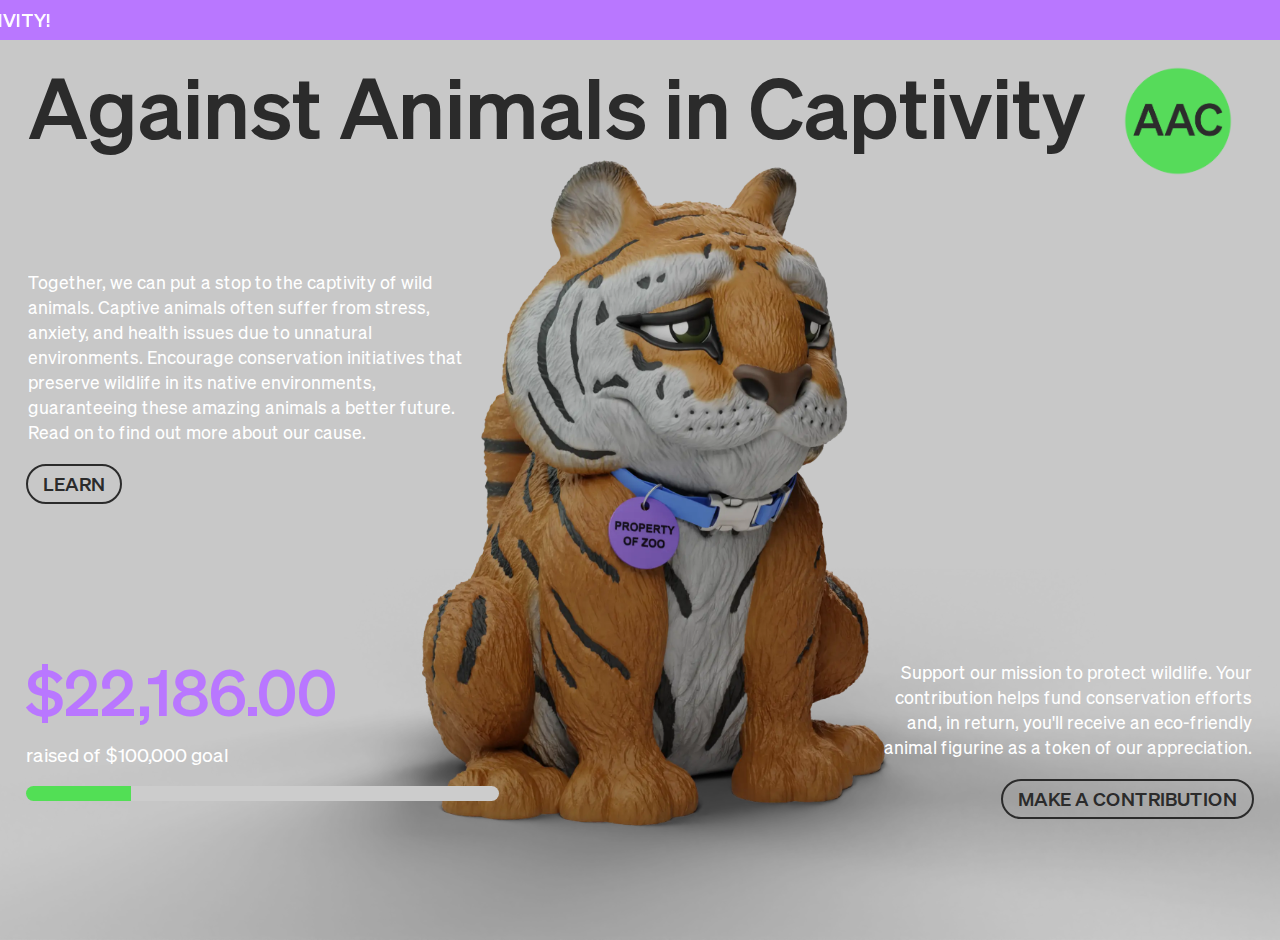
<file: index.html>
<!DOCTYPE html>
<html lang="en">
<head>
    <meta charset="UTF-8">
    <title>AAC</title>
    <link rel="stylesheet" href="index.css">
    <meta name="viewport" content="width=device-width, initial-scale=1.0">
    <link rel="shortcut icon" href="img/AAC Favicon.png" type="image/png">
    <link rel="preload" href="img/Tiger.webp" as="image">
    <link rel="preload" href="img/AAC Logo.webp" as="image">
    <script src="https://cdnjs.cloudflare.com/ajax/libs/gsap/3.9.1/gsap.min.js" defer></script>
    <style>
        html, body {
            overflow: hidden;
            height: 100%;
        }
    </style>
</head>
<body>
<div class="moving-banner">
    <marquee behavior="scroll" direction="right" scrollamount="10">STAND AGAINST WILD ANIMAL CAPTIVITY!</marquee>
</div>
<div class="background-color"></div>
<div class="header">
    <p>Against Animals in Captivity</p>
    <img src="img/AAC Logo.webp" alt="AAC Logo">
</div>
<div class="background-image"></div>
<div class="background-container">
    <div id="funds" class="funds">$0.00</div>
    <div class="goal-text">raised of $100,000 goal</div>
    <div class="funds-bar">
        <div id="funds-progress" class="funds-progress"></div>
    </div>
    <div class="info">
        <p>Together, we can put a stop to the captivity of wild animals. Captive animals often suffer from stress, anxiety, and health issues due to unnatural environments. Encourage conservation initiatives that preserve wildlife in its native environments, guaranteeing these amazing animals a better future. Read on to find out more about our cause.</p>
    </div>
    <div class="info-duplicate">
        <p>Chimpanzees are much lighter than gorillas and they are also significantly taller.</p>
    </div>
    <div class="box">
        <a href="learn.html">LEARN</a>
    </div>
    <div class="contribution-info">
        <p>Support our mission to protect wildlife. Your contribution helps fund conservation efforts and, in return, you'll receive an eco-friendly animal figurine as a token of our appreciation.</p>
    </div>
    <div class="contribution-box">
        <a href="contribute.html">MAKE A CONTRIBUTION</a>
    </div>
</div>
<div class="vertical-container">
    <p>Vertical Container Content</p>
</div>
<div class="footer">
    <p>footer here</p>
</div>
<script>
    document.addEventListener('DOMContentLoaded', () => {
        scheduleNextUpdate();
    });
    function getRandomInitialFunds() {
        return Math.floor(Math.random() * 10000) + 20000;
    }
    let funds = parseFloat(localStorage.getItem('funds'));
    if (isNaN(funds)) {
        funds = getRandomInitialFunds();
        localStorage.setItem('funds', funds.toFixed(2));
    }
    const fundsElement = document.getElementById('funds');
    const fundsProgressElement = document.getElementById('funds-progress');
    const amounts = [34.99, 29.99, 19.99];
    const goal = 100000;
    function updateFunds() {
        const randomAmount = amounts[Math.floor(Math.random() * amounts.length)];
        let newFunds = funds + randomAmount;
        if (newFunds >= goal) {
            newFunds = getRandomInitialFunds();
        }
        animateFunds(funds, newFunds);
        funds = newFunds;
        localStorage.setItem('funds', funds.toFixed(2));
        updateFundsProgress();
    }
    function animateFunds(start, end) {
        gsap.fromTo(fundsElement, { innerText: start }, {
            innerText: end,
            duration: 3.5,
            ease: 'power1.inOut',
            onUpdate: function() {
                fundsElement.textContent = `$${parseFloat(fundsElement.innerText).toLocaleString(undefined, { minimumFractionDigits: 2, maximumFractionDigits: 2 })}`;
            }
        });
    }
    function updateFundsProgress() {
        const progressPercentage = Math.min((funds / goal) * 100, 100);
        fundsProgressElement.style.width = `${progressPercentage}%`;
    }
    function scheduleNextUpdate() {
        const randomInterval = Math.floor(Math.random() * 34000) + 1000;
        setTimeout(() => {
            updateFunds();
            scheduleNextUpdate();
        }, randomInterval);
    }
    fundsElement.textContent = `$${funds.toLocaleString(undefined, { minimumFractionDigits: 2, maximumFractionDigits: 2 })}`;
    updateFundsProgress();
    scheduleNextUpdate();
    document.addEventListener('contextmenu', function(event) {
        event.preventDefault();
    });
    document.addEventListener('keydown', function(event) {
        if (event.key === 'F12' ||
            (event.ctrlKey && event.shiftKey && event.key === 'I') ||
            (event.ctrlKey && event.shiftKey && event.key === 'J') ||
            (event.ctrlKey && event.key === 'U')) {
            event.preventDefault();
        }
    });
    window.addEventListener('scroll', function(event) {
        event.preventDefault();
        window.scrollTo(0, 0);
    });
</script>
</body>
</html>
</file>
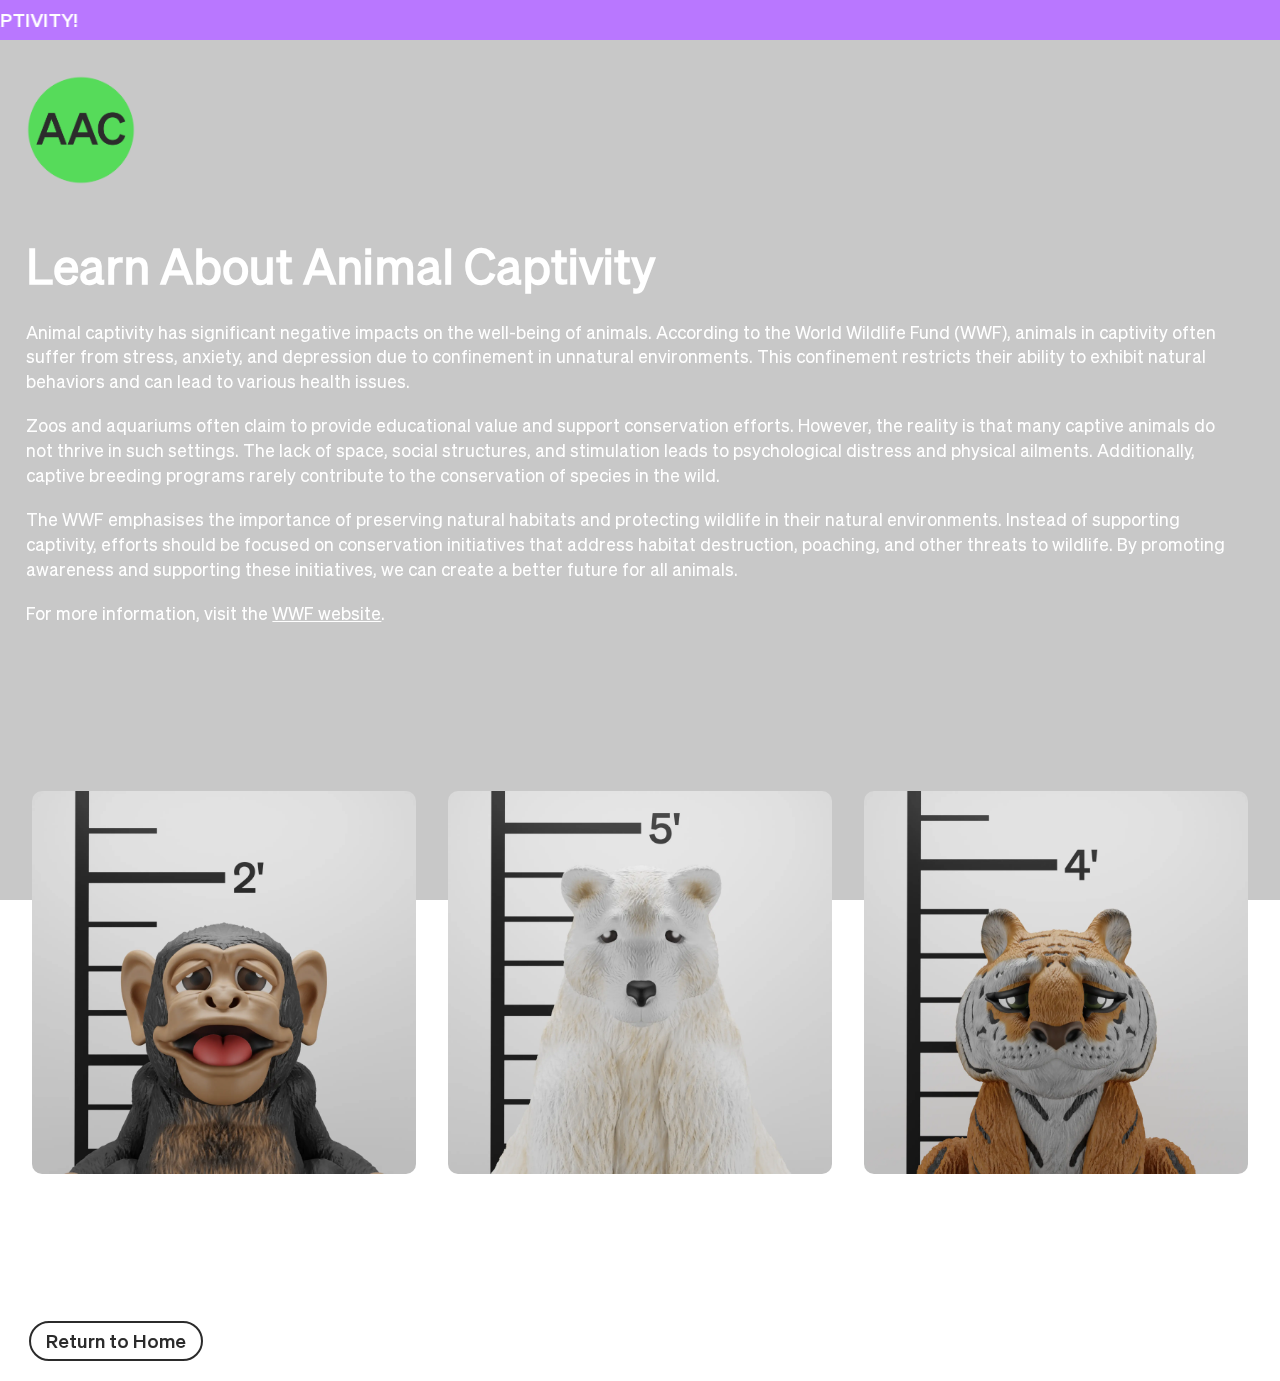
<file: learn.html>
<!DOCTYPE html>
<html lang="en">
<head>
    <meta charset="UTF-8">
    <title>Learn</title>
    <link rel="stylesheet" href="learn.css">
    <meta name="viewport" content="width=device-width, initial-scale=1.0">
    <link rel="shortcut icon" href="img/AAC Favicon.png" type="image/png">
    <link rel="preload" href="img/Chimpanzee Mugshot.webp" as="image">
    <link rel="preload" href="img/Polar Bear Mugshot.webp" as="image">
    <link rel="preload" href="img/Tiger Mugshot.webp" as="image">
    <script src="https://cdnjs.cloudflare.com/ajax/libs/gsap/3.9.1/gsap.min.js" defer></script>
</head>
<body>
    <div class="background-color"></div>

    <div class="moving-banner">
        <marquee behavior="scroll" direction="right" scrollamount="10">STAND AGAINST WILD ANIMAL CAPTIVITY!</marquee>
    </div>
    <div class="header learn-header">
        <img src="img/AAC Logo.webp" alt="AAC Logo">
    </div>
    <div class="learn-content">
        <h1>Learn About Animal Captivity</h1>
        <p>
            Animal captivity has significant negative impacts on the well-being of animals. According to the World Wildlife Fund (WWF), animals in captivity often suffer from stress, anxiety, and depression due to confinement in unnatural environments. This confinement restricts their ability to exhibit natural behaviors and can lead to various health issues.
        </p>
        <p>
            Zoos and aquariums often claim to provide educational value and support conservation efforts. However, the reality is that many captive animals do not thrive in such settings. The lack of space, social structures, and stimulation leads to psychological distress and physical ailments. Additionally, captive breeding programs rarely contribute to the conservation of species in the wild.
        </p>
        <p>
            The WWF emphasises the importance of preserving natural habitats and protecting wildlife in their natural environments. Instead of supporting captivity, efforts should be focused on conservation initiatives that address habitat destruction, poaching, and other threats to wildlife. By promoting awareness and supporting these initiatives, we can create a better future for all animals.
        </p>
        <p>
            For more information, visit the <a href="https://www.worldwildlife.org/" target="_blank" class="wwf-link">WWF website</a>.
        </p>
    </div>
    <div class="images-section">
        <img loading="eager" src="img/Chimpanzee Mugshot.webp" alt="Mugshot 1">
        <img loading="lazy" src="img/Polar Bear Mugshot.webp" alt="Mugshot 2">
        <img loading="lazy" src="img/Tiger Mugshot.webp" alt="Mugshot 3">
    </div>
    <div class="return-home">
        <div class="box">
            <a href="index.html">Return to Home</a>
        </div>
    </div>
    <script>
        document.addEventListener('DOMContentLoaded', () => {
            startBannerAnimation();
        });
        function startBannerAnimation() {
            const banner = document.querySelector('.moving-banner marquee');
            banner.style.animation = 'marquee-animation 10s linear infinite';
        }
        document.addEventListener('contextmenu', function(event) {
            event.preventDefault();
        });
        document.addEventListener('keydown', function(event) {
            if (event.key === 'F12' ||
                (event.ctrlKey && event.shiftKey && event.key === 'I') ||
                (event.ctrlKey && event.shiftKey && event.key === 'J') ||
                (event.ctrlKey && event.key === 'U')) {
                event.preventDefault();
            }
        });
    </script>
</body>
</html>
</file>
<file: index.css>
* {
    margin: 0;
    padding: 0;
    box-sizing: border-box;
    overflow-x: hidden;
    user-select: none;
}
@font-face {
    font-family: Sohne;
    src: url('Fonts/Sohne Kraftig.ttf');
}
@font-face {
    font-family: Sohne-Leicht;
    src: url('Fonts/SOHNE-BUCH.TTF');
}
html, body {
    overflow: hidden;
    height: 100%;
    user-select: none;
}
.moving-banner {
    width: 100vw;
    height: 2%;
    margin: 0;
    background-color: rgb(185, 119, 255);
    font-family: Sohne;
    font-size: 1.2em;
    color: #ffffff;
    position: sticky;
    display: flex;
    align-items: center;
    height: 40px;
    top: 0;
    z-index: 10;
    user-select: none;
}
.background-color {
    position: absolute;
    width: 100vw;
    height: 100vh;
    background-color: rgb(200, 200, 200);
    z-index: 1;
    user-select: none;
}
.background-image {
    position: absolute;
    width: 100%;
    height: 100%;
    background-image: url('img/Tiger.webp');
    background-size: cover;
    background-position: center;
    background-repeat: no-repeat;
    z-index: 3;
    user-select: none;
}
.header {
    font-family: Sohne;
    color: rgb(43, 43, 43);
    font-size: 5.3em;
    font-weight: 200;
    text-align: left;
    position: absolute;
    top: 4%;
    left: 2.2%;
    width: 100%;
    z-index: 2;
    display: flex;
    align-items: center;
    overflow: visible;
    height: auto;
    user-select: none;
}
.header img {
    width: 110px;
    height: 110px;
    margin-left: 38px;
    margin-top: 30px;
    z-index: 4;
    animation: rotate 10s linear infinite;
    user-select: none;
}
@keyframes rotate {
    from {
        transform: rotate(0deg);
    }
    to {
        transform: rotate(360deg);
    }
}
.box, .contribution-box {
    border: 2px solid rgb(43, 43, 43);
    border-radius: 30px;
    text-align: center;
    font-size: 1.2em;
    font-family: Sohne;
    position: absolute;
    padding: 0 15px;
    background-color: transparent;
    color: rgb(43, 43, 43);
    display: flex;
    align-items: center;
    justify-content: center;
    height: 40px;
    z-index: 4;
    transition: background-color 0.3s, color 0.3s, border-color 0.3s;
    user-select: none;
}
.box:hover, .contribution-box:hover {
    background-color: rgb(237, 164, 54);
    color: white;
    border-color: rgb(237, 164, 54);
}
.box {
    bottom: 44%;
    left: 2%;
}
.contribution-box {
    bottom: 9%;
    right: 2%;
}
.box a, .contribution-box a {
    color: inherit;
    text-decoration: none;
    display: inline-block;
    font-family: Sohne;
    transition: color 0.3s;
    user-select: none;
}
.box:hover a, .contribution-box:hover a {
    color: white;
}
.info, .contribution-info {
    font-family: Sohne-Leicht;
    color: rgb(255, 255, 255);
    font-size: 1.1em;
    padding: 1%;
    text-align: left;
    width: 37.9%;
    z-index: 4;
    position: absolute;
    margin-bottom: 5%;
    user-select: none;
}
.info {
    bottom: 42%;
    left: 1.15%;
}
.info-duplicate {
    bottom: 20%;
    left: 1.15%;
}
.contribution-info {
    bottom: 7%;
    right: 1.2%;
    text-align: right;
    width: 32.2%;
}
.funds {
    font-family: Sohne;
    color: rgb(185, 119, 255);
    font-size: 4em;
    text-align: left;
    bottom: 17.5%;
    left: 2%;
    width: 55%;
    z-index: 4;
    position: absolute;
    margin-bottom: 5px;
    user-select: none;
}
.goal-text {
    font-family: Sohne-Leicht;
    color: rgb(255, 255, 255);
    font-size: 1.2em;
    text-align: left;
    bottom: 14%;
    left: 2%;
    width: 55%;
    z-index: 4;
    position: absolute;
    margin-bottom: 5px;
    user-select: none;
}
.funds-bar {
    position: absolute;
    bottom: 11%;
    left: 2%;
    width: 37%;
    height: 15px;
    background-color: #ccc;
    border-radius: 30px;
    overflow: hidden;
    z-index: 4;
    margin-top: 5px;
    user-select: none;
}
.funds-progress {
    height: 100%;
    width: 0;
    background-color: rgb(82, 223, 85);
    transition: width 0.5s ease-in-out;
    user-select: none;
}
.vertical-container {
    user-select: none;
}
.footer {
    user-select: none;
}
</file>
<file: learn.css>
:root {
    --image-max-width: 31.2%;
    --image-gap: 20px;
}
* {
    margin: 0;
    padding: 0;
    box-sizing: border-box;
    overflow-x: hidden;
    user-select: none;
}
@font-face {
    font-family: 'Sohne';
    src: url('Fonts/Sohne Kraftig.ttf');
}
@font-face {
    font-family: 'Sohne-Leicht';
    src: url('Fonts/SOHNE-BUCH.TTF');
}
.moving-banner {
    width: 100vw;
    height: 40px;
    background-color: rgb(185, 119, 255);
    font-family: 'Sohne';
    font-size: 1.2em;
    color: #ffffff;
    position: sticky;
    top: 0;
    z-index: 10;
    display: flex;
    align-items: center;
    white-space: nowrap;
    user-select: none;
}
.background-color {
    position: fixed;
    width: 100vw;
    height: 100vh;
    background-color: rgb(200, 200, 200);
    z-index: -1;
    user-select: none;
}
.learn-header {
    font-family: 'Sohne';
    color: rgb(43, 43, 43);
    font-size: 2.65em;
    font-weight: 200;
    text-align: left;
    position: absolute;
    top: 8.3%;
    left: 2%;
    width: 100%;
    z-index: 2;
    display: flex;
    align-items: center;
    overflow: hidden;
    user-select: none;
}
.learn-header img {
    width: 110px;
    height: 110px;
    margin-left: 0px;
    animation: rotate 10s linear infinite;
    user-select: none;
}
@keyframes rotate {
    from {
        transform: rotate(0deg);
    }
    to {
        transform: rotate(360deg);
    }
}
.learn-content {
    padding: 20px;
    font-family: 'Sohne-Leicht';
    font-size: 1em;
    color: rgb(255, 255, 255);
    position: absolute;
    top: 23.5%;
    left: 0.5%;
    right: 2%;
    z-index: 1;
    user-select: none;
}
.learn-content h1 {
    font-size: 3em;
    margin-bottom: 20px;
    user-select: none;
}
.learn-content p {
    font-size: 1.1em;
    margin-bottom: 20px;
    line-height: 1.4;
    user-select: none;
}
.images-section {
    display: flex;
    justify-content: space-around;
    align-items: center;
    padding: 3px;
    position: absolute;
    top: 87.5%;
    left: 1.8%;
    right: 1.8%;
    gap: var(--image-gap);
    z-index: 1;
    user-select: none;
}
.images-section img {
    max-width: var(--image-max-width);
    height: auto;
    border: 0px solid rgb(35, 35, 35);
    border-radius: 10px;
    user-select: none;
}
.return-home {
    position: absolute;
    top: 142.3%;
    left: 2.3%;
    padding-bottom: 20px;
    user-select: none;
}
.box {
    border: 2px solid rgb(43, 43, 43);
    border-radius: 30px;
    text-align: center;
    font-size: 1.2em;
    font-family: 'Sohne';
    padding: 0 15px;
    background-color: transparent;
    color: rgb(43, 43, 43);
    display: inline-flex;
    align-items: center;
    justify-content: center;
    height: 40px;
    width: auto;
    margin-top: 40px;
    transition: background-color 0.3s ease, color 0.3s ease, border-color 0.3s ease;
    user-select: none;
}
.box:hover {
    background-color: rgb(237, 164, 54);
    color: white;
    border-color: rgb(237, 164, 54);
}
.box a {
    color: inherit;
    text-decoration: none;
    display: inline-block;
    font-family: 'Sohne';
    transition: color 0.3s ease;
    user-select: none;
}
.box:hover a {
    color: white;
}
.wwf-link {
    color: white;
    transition: color 0.3s ease;
    user-select: none;
}
.wwf-link:hover {
    color: rgb(185, 119, 255);
}
</file>
